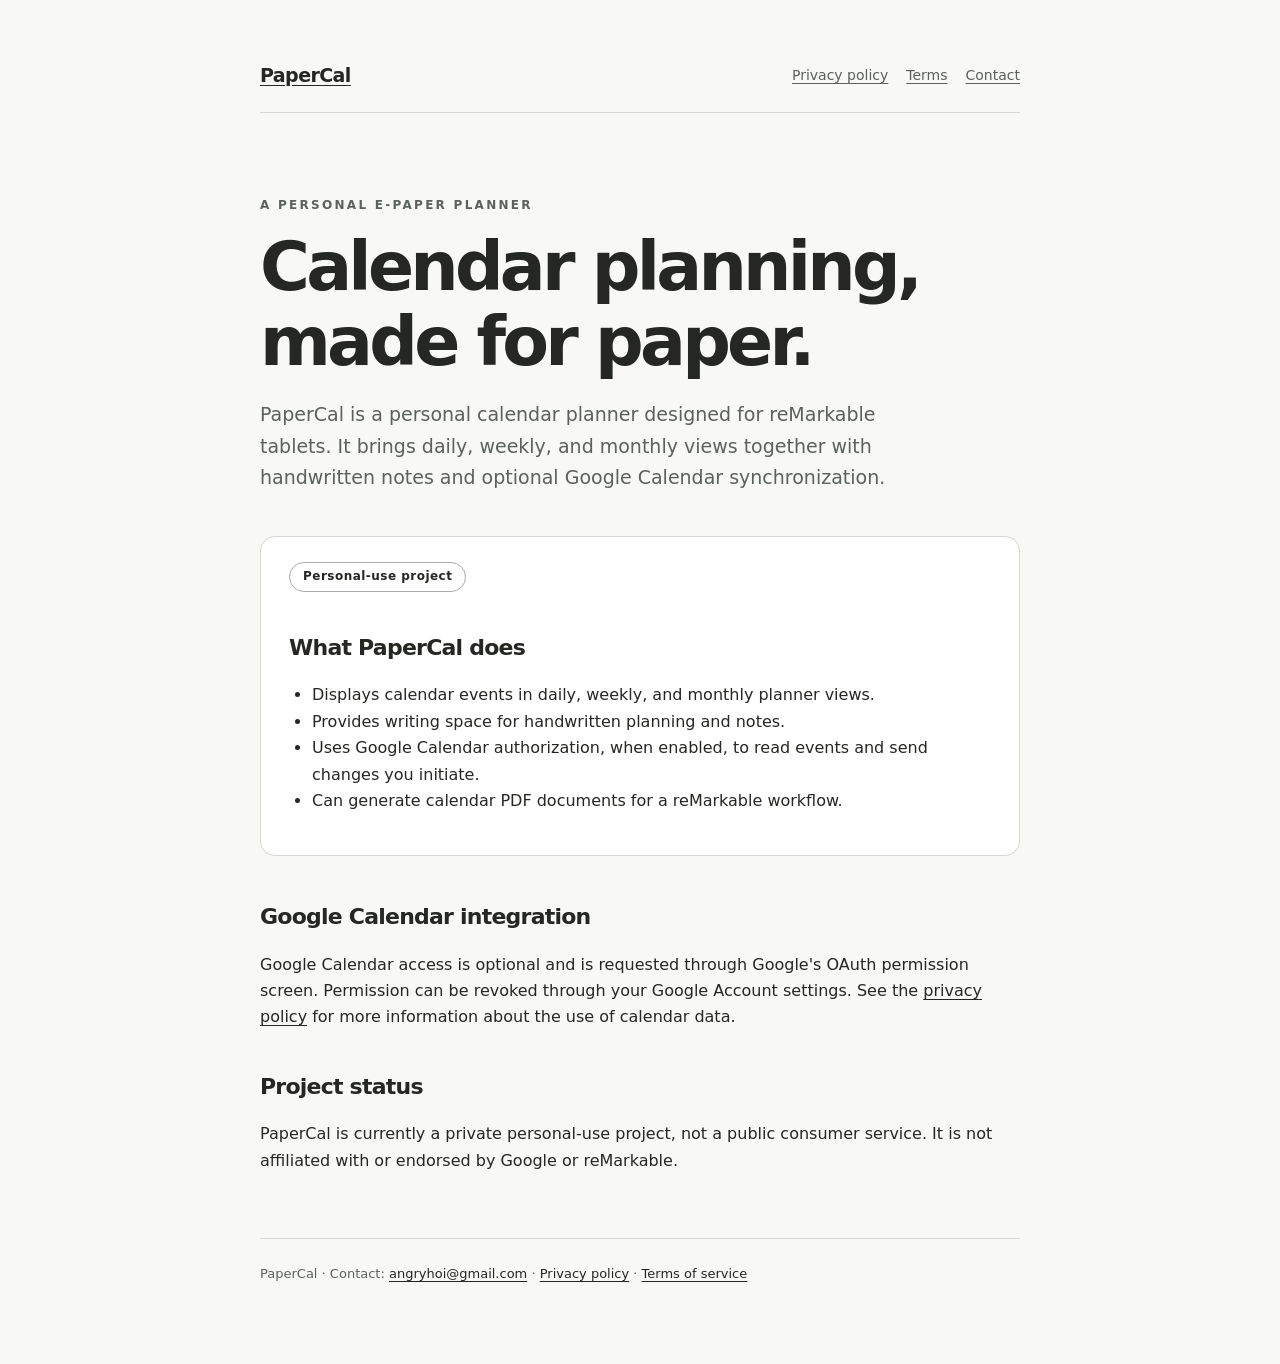
<file: index.html>
<!doctype html>
<html lang="en">
<head>
  <meta charset="utf-8">
  <meta name="google-site-verification" content="qchtS-7yZ--JZorDMhJAIT6z8FvL45bF9gDXFLhmyXM" />
  <meta name="viewport" content="width=device-width, initial-scale=1">
  <meta name="description" content="PaperCal is a personal calendar planner for reMarkable tablets with optional Google Calendar synchronization.">
  <title>PaperCal — Personal Calendar for reMarkable</title>
  <link rel="stylesheet" href="style.css">
</head>
<body><main>
  <nav><a class="brand" href="./">PaperCal</a><div class="links"><a href="privacy.html">Privacy policy</a><a href="terms.html">Terms</a><a href="mailto:angryhoi@gmail.com">Contact</a></div></nav>
  <span class="eyebrow">A personal e-paper planner</span>
  <h1>Calendar planning,<br>made for paper.</h1>
  <p class="lead">PaperCal is a personal calendar planner designed for reMarkable tablets. It brings daily, weekly, and monthly views together with handwritten notes and optional Google Calendar synchronization.</p>
  <div class="card">
    <span class="tag">Personal-use project</span>
    <h2>What PaperCal does</h2>
    <ul>
      <li>Displays calendar events in daily, weekly, and monthly planner views.</li>
      <li>Provides writing space for handwritten planning and notes.</li>
      <li>Uses Google Calendar authorization, when enabled, to read events and send changes you initiate.</li>
      <li>Can generate calendar PDF documents for a reMarkable workflow.</li>
    </ul>
  </div>
  <h2>Google Calendar integration</h2>
  <p>Google Calendar access is optional and is requested through Google's OAuth permission screen. Permission can be revoked through your Google Account settings. See the <a href="privacy.html">privacy policy</a> for more information about the use of calendar data.</p>
  <h2>Project status</h2>
  <p>PaperCal is currently a private personal-use project, not a public consumer service. It is not affiliated with or endorsed by Google or reMarkable.</p>
  <footer>PaperCal · Contact: <a href="mailto:angryhoi@gmail.com">angryhoi@gmail.com</a> · <a href="privacy.html">Privacy policy</a> · <a href="terms.html">Terms of service</a></footer>
</main></body></html>
</file>
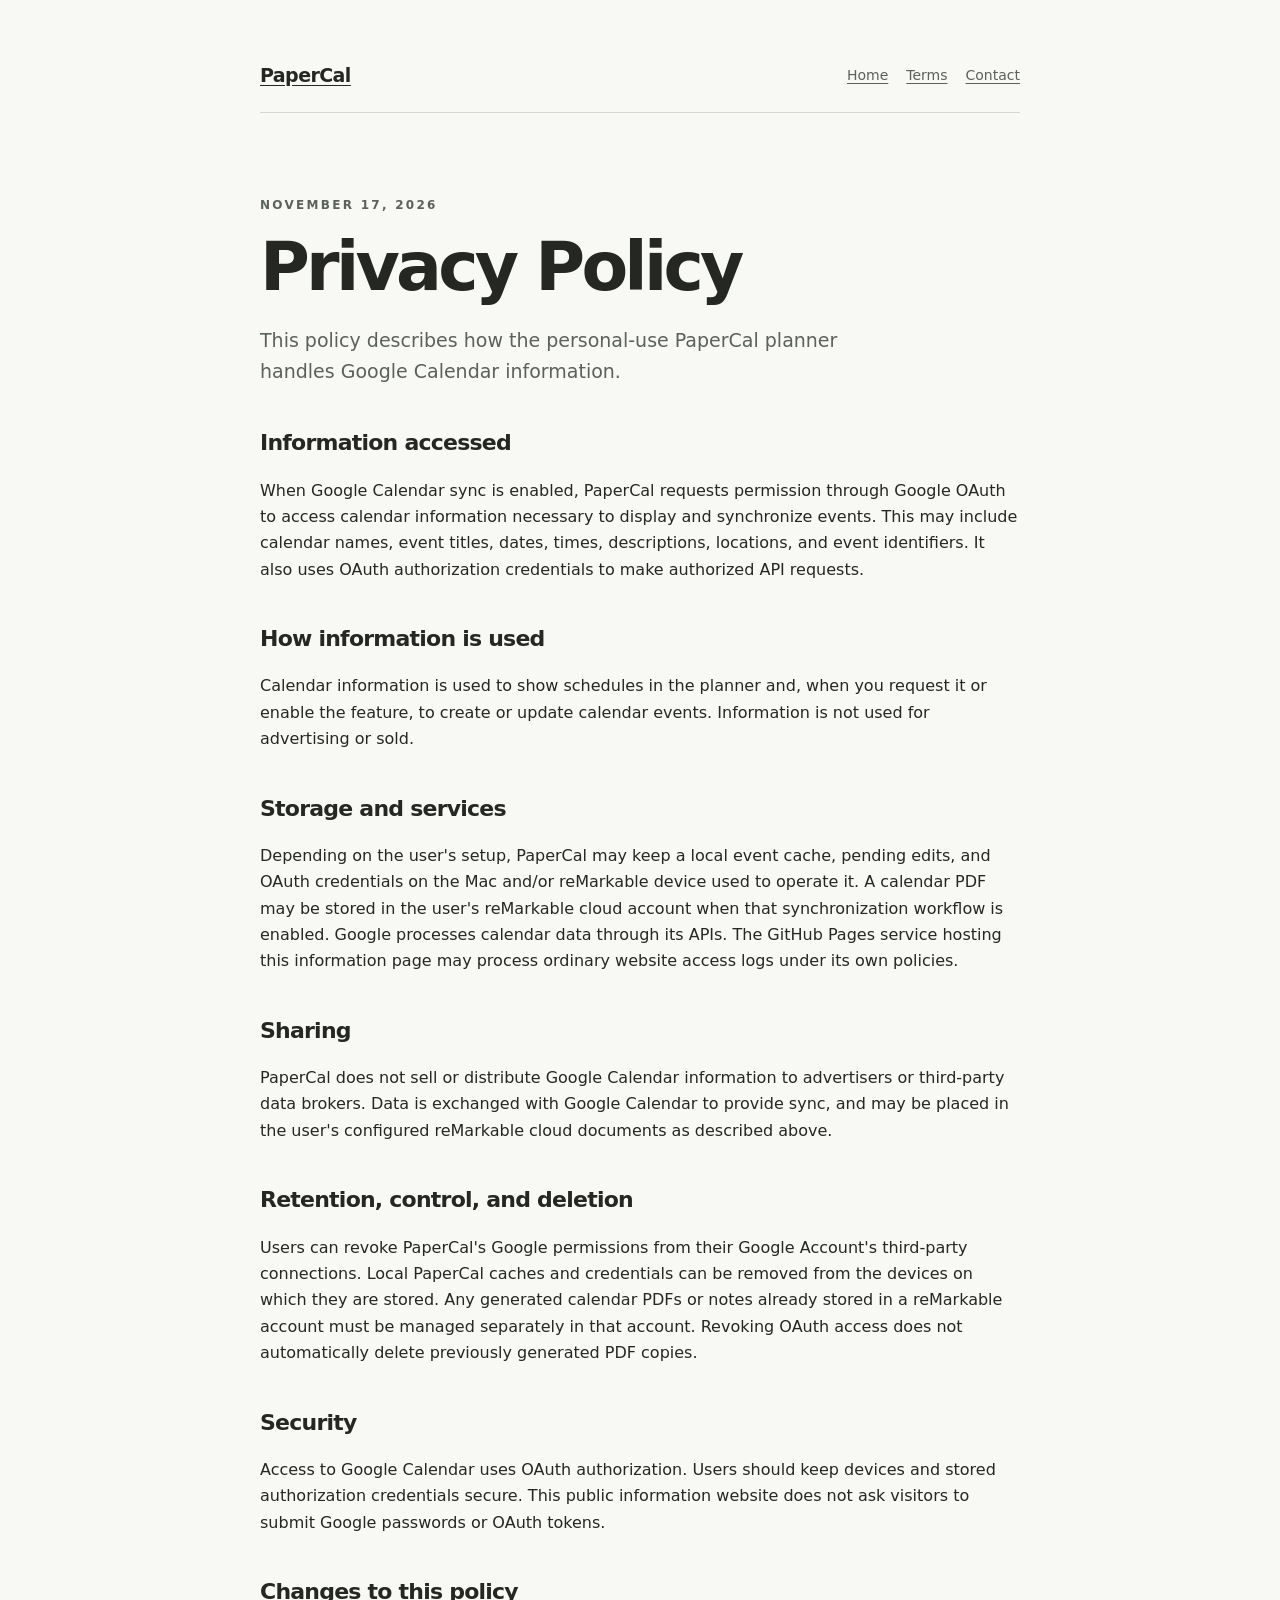
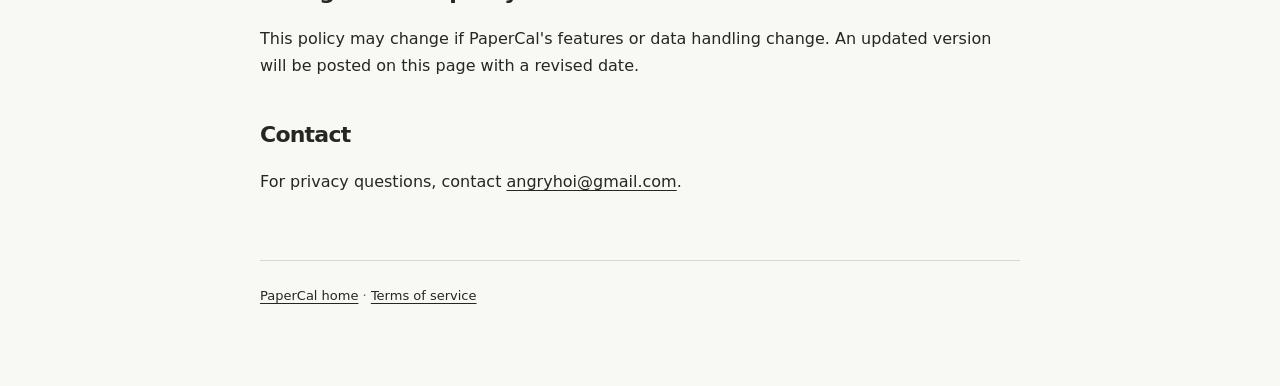
<file: privacy.html>
<!doctype html>
<html lang="en">
<head>
  <meta charset="utf-8"><meta name="viewport" content="width=device-width, initial-scale=1">
  <meta name="description" content="Privacy policy for the personal-use PaperCal planner.">
  <title>PaperCal — Privacy Policy</title><link rel="stylesheet" href="style.css">
</head><body><main>
  <nav><a class="brand" href="./">PaperCal</a><div class="links"><a href="./">Home</a><a href="terms.html">Terms</a><a href="mailto:angryhoi@gmail.com">Contact</a></div></nav>
  <span class="eyebrow">November 17, 2026</span><h1>Privacy Policy</h1>
  <p class="lead">This policy describes how the personal-use PaperCal planner handles Google Calendar information.</p>
  <h2>Information accessed</h2>
  <p>When Google Calendar sync is enabled, PaperCal requests permission through Google OAuth to access calendar information necessary to display and synchronize events. This may include calendar names, event titles, dates, times, descriptions, locations, and event identifiers. It also uses OAuth authorization credentials to make authorized API requests.</p>
  <h2>How information is used</h2>
  <p>Calendar information is used to show schedules in the planner and, when you request it or enable the feature, to create or update calendar events. Information is not used for advertising or sold.</p>
  <h2>Storage and services</h2>
  <p>Depending on the user's setup, PaperCal may keep a local event cache, pending edits, and OAuth credentials on the Mac and/or reMarkable device used to operate it. A calendar PDF may be stored in the user's reMarkable cloud account when that synchronization workflow is enabled. Google processes calendar data through its APIs. The GitHub Pages service hosting this information page may process ordinary website access logs under its own policies.</p>
  <h2>Sharing</h2>
  <p>PaperCal does not sell or distribute Google Calendar information to advertisers or third-party data brokers. Data is exchanged with Google Calendar to provide sync, and may be placed in the user's configured reMarkable cloud documents as described above.</p>
  <h2>Retention, control, and deletion</h2>
  <p>Users can revoke PaperCal's Google permissions from their Google Account's third-party connections. Local PaperCal caches and credentials can be removed from the devices on which they are stored. Any generated calendar PDFs or notes already stored in a reMarkable account must be managed separately in that account. Revoking OAuth access does not automatically delete previously generated PDF copies.</p>
  <h2>Security</h2>
  <p>Access to Google Calendar uses OAuth authorization. Users should keep devices and stored authorization credentials secure. This public information website does not ask visitors to submit Google passwords or OAuth tokens.</p>
  <h2>Changes to this policy</h2>
  <p>This policy may change if PaperCal's features or data handling change. An updated version will be posted on this page with a revised date.</p>
  <h2>Contact</h2>
  <p>For privacy questions, contact <a href="mailto:angryhoi@gmail.com">angryhoi@gmail.com</a>.</p>
  <footer><a href="./">PaperCal home</a> · <a href="terms.html">Terms of service</a></footer>
</main></body></html>
</file>
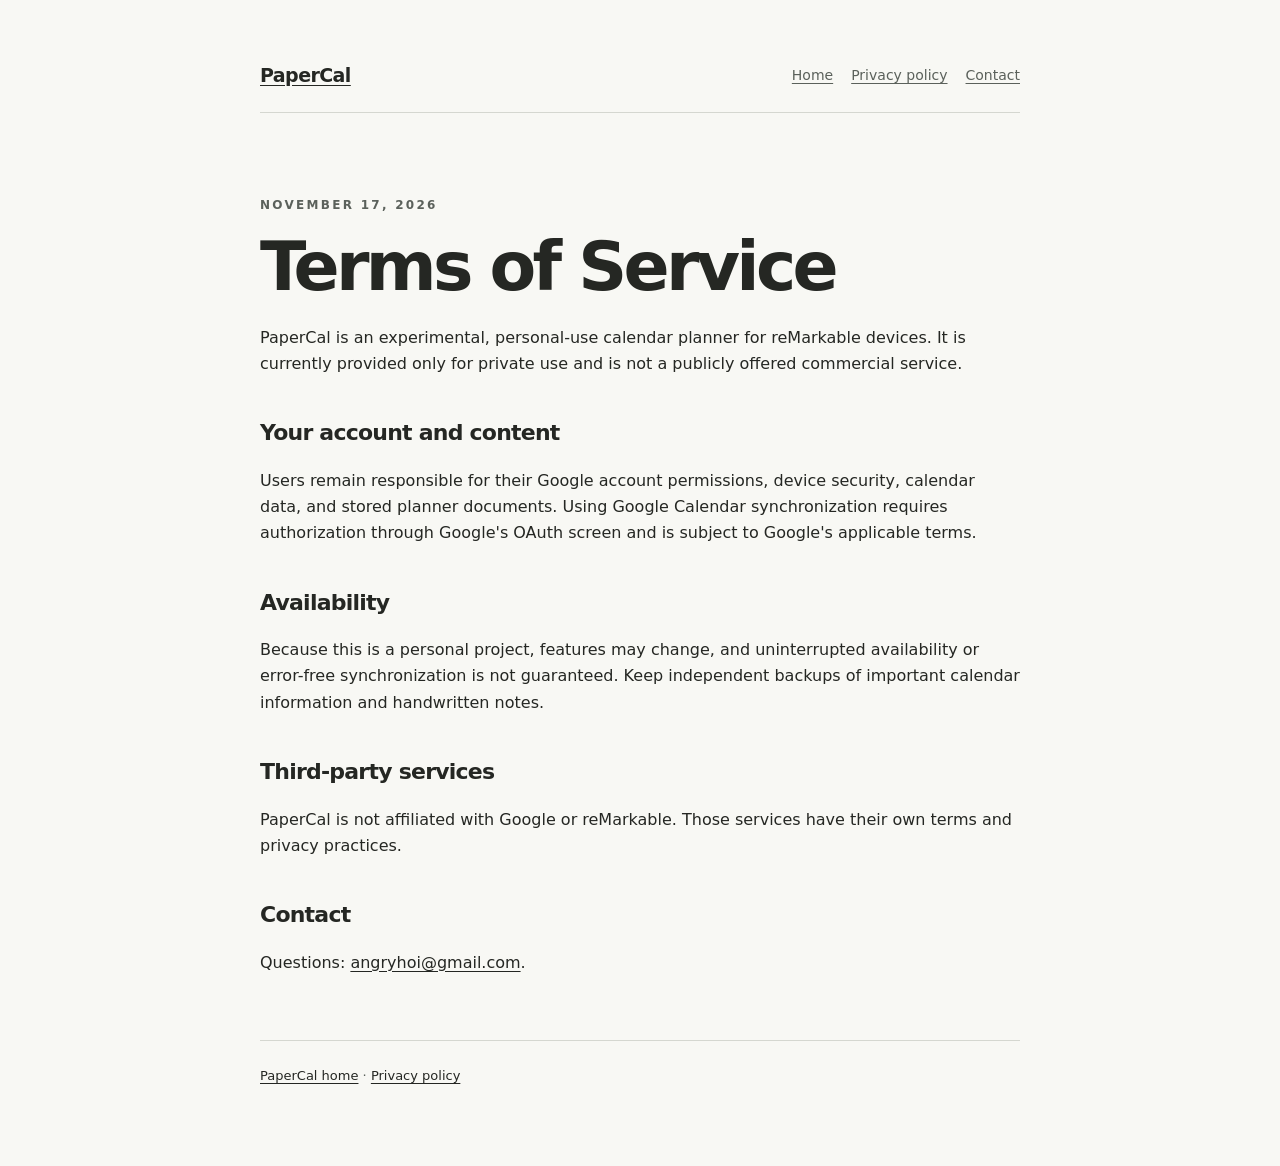
<file: terms.html>
<!doctype html>
<html lang="en">
<head><meta charset="utf-8"><meta name="viewport" content="width=device-width, initial-scale=1"><title>PaperCal — Terms of Service</title><link rel="stylesheet" href="style.css"></head>
<body><main><nav><a class="brand" href="./">PaperCal</a><div class="links"><a href="./">Home</a><a href="privacy.html">Privacy policy</a><a href="mailto:angryhoi@gmail.com">Contact</a></div></nav>
  <span class="eyebrow">November 17, 2026</span><h1>Terms of Service</h1>
  <p>PaperCal is an experimental, personal-use calendar planner for reMarkable devices. It is currently provided only for private use and is not a publicly offered commercial service.</p>
  <h2>Your account and content</h2><p>Users remain responsible for their Google account permissions, device security, calendar data, and stored planner documents. Using Google Calendar synchronization requires authorization through Google's OAuth screen and is subject to Google's applicable terms.</p>
  <h2>Availability</h2><p>Because this is a personal project, features may change, and uninterrupted availability or error-free synchronization is not guaranteed. Keep independent backups of important calendar information and handwritten notes.</p>
  <h2>Third-party services</h2><p>PaperCal is not affiliated with Google or reMarkable. Those services have their own terms and privacy practices.</p>
  <h2>Contact</h2><p>Questions: <a href="mailto:angryhoi@gmail.com">angryhoi@gmail.com</a>.</p>
  <footer><a href="./">PaperCal home</a> · <a href="privacy.html">Privacy policy</a></footer>
</main></body></html>
</file>
<file: style.css>
:root { color-scheme: light; --ink: #252723; --muted:#5b615b; --paper:#f8f8f4; --line:#d5d7d0; --panel:#ffffff; }
* { box-sizing: border-box; }
html { font-family: ui-sans-serif, system-ui, -apple-system, BlinkMacSystemFont, 'Segoe UI', sans-serif; }
body { margin:0; background:var(--paper); color:var(--ink); line-height:1.65; }
main { max-width:810px; padding:60px 25px 80px; margin:0 auto; }
nav { display:flex; gap:22px; align-items:center; justify-content:space-between; margin-bottom:78px; border-bottom:1px solid var(--line); padding-bottom:21px; flex-wrap:wrap; }
.brand { font-size:19px; letter-spacing:-.03em; font-weight:700; }
.links { display:flex; gap:18px; flex-wrap:wrap; }
a { color:var(--ink); text-underline-offset:3px; }
.links a { color:var(--muted); font-size:14px; }
.eyebrow { font-size:12px; letter-spacing:.19em; font-weight:700; color:var(--muted); text-transform:uppercase; }
h1 { letter-spacing:-.055em; font-size:clamp(38px, 8vw, 68px); line-height:1.1; margin:12px 0 20px; }
h2 { letter-spacing:-.035em; font-size:22px; margin:38px 0 10px; }
p,li { font-size:16px; }
.lead { color:var(--muted); font-size:19px; max-width:650px; }
.card { margin:43px 0; padding:25px 28px; border:1px solid var(--line); border-radius:15px; background:var(--panel); }
.card p { margin:7px 0; }
.tag { display:inline-block; border:1px solid #a8ada6; border-radius:20px; padding:4px 13px; font-size:12px; font-weight:700; letter-spacing:.04em; }
footer { margin-top:64px; padding-top:24px; border-top:1px solid var(--line); font-size:13px; color:var(--muted); }
ul { padding-left:23px; }
@media (max-width:600px) { main {padding:30px 20px 55px;} nav{margin-bottom:47px;} }
</file>
